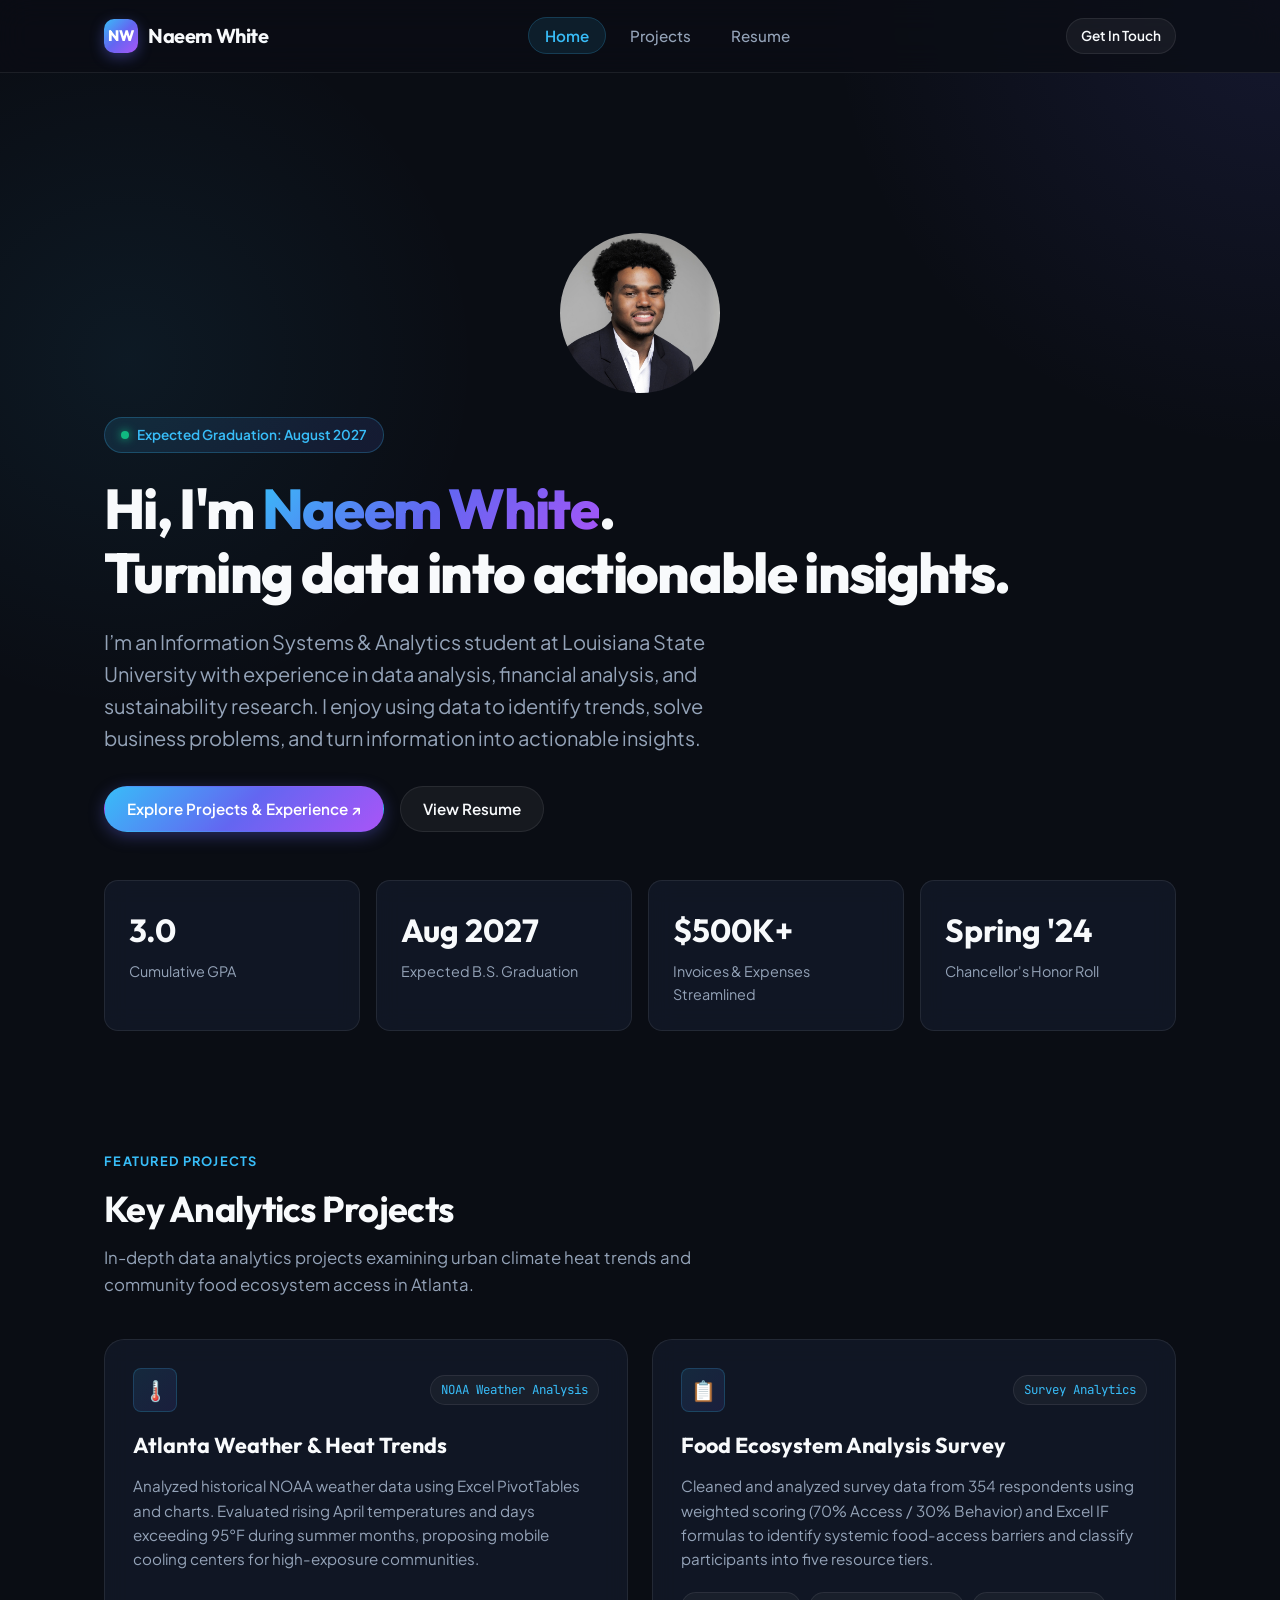
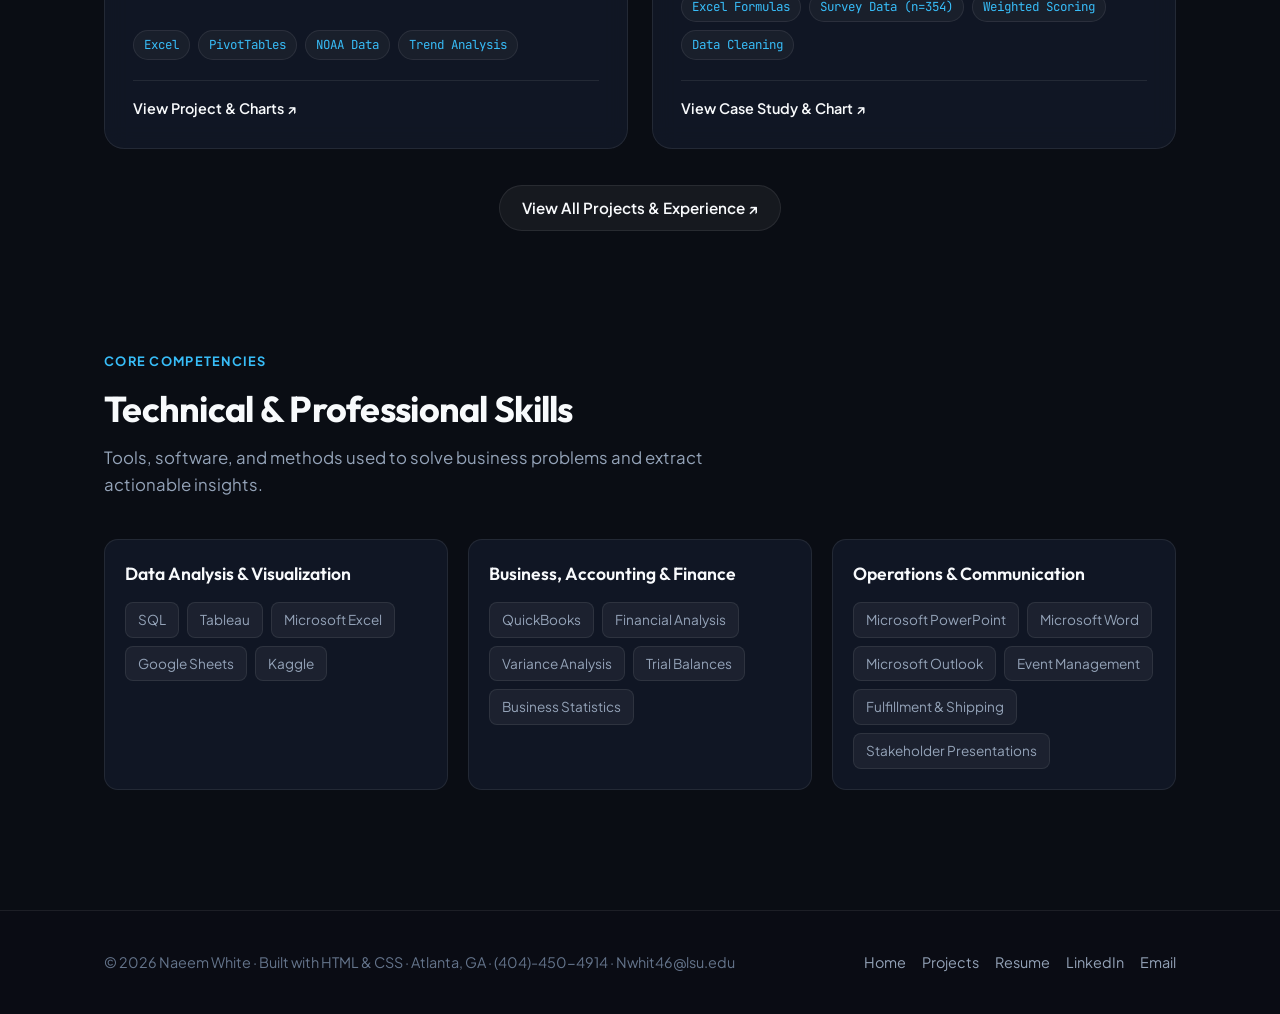
<file: index.html>
<!DOCTYPE html>
<html lang="en">

<head>
  <meta charset="UTF-8">
  <meta name="viewport" content="width=device-width, initial-scale=1.0">
  <meta name="description"
    content="Naeem White - Information Systems & Analytics student at Louisiana State University with experience in finance, data analysis, and sustainability research.">
  <title>Naeem White | Information Systems & Analytics</title>
  <link rel="stylesheet" href="styles.css">
</head>

<body>

  <!-- Navigation Bar -->
  <header class="navbar" id="main-nav">
    <div class="container nav-content">
      <a href="index.html" class="brand-logo" id="brand-link">
        <span class="brand-badge">NW</span>
        <span>Naeem White</span>
      </a>

      <nav aria-label="Main Navigation">
        <ul class="nav-links">
          <li><a href="index.html" class="nav-link active" id="nav-home">Home</a></li>
          <li><a href="project.html" class="nav-link" id="nav-projects">Projects</a></li>
          <li><a href="resume.html" class="nav-link" id="nav-resume">Resume</a></li>
        </ul>
      </nav>

      <div class="nav-cta">
        <a href="mailto:Nwhit46@lsu.edu" class="btn btn-secondary btn-sm" id="nav-contact-btn">Get In Touch</a>
      </div>
    </div>
  </header>

  <!-- Main Content -->
  <main id="main-content">
    <!-- Hero Section -->
    <section class="hero" id="hero-section">
      <section class="hero" id="hero-section">
        <div class="container">

          <div class="hero-profile-photo">
            <img src="images/profile-photo.jpeg" alt="Professional headshot of Naeem White"
              style="width:160px; height:160px; max-width:160px; object-fit:cover; object-position:center top; border-radius:50%;">
          </div>

          <div class="hero-pill">
            <span class="status-dot"></span>
            <span>Expected Graduation: August 2027</span>
          </div>

          <h1 class="hero-title">
            Hi, I'm <span class="gradient-text">Naeem White</span>.<br>
            Turning data into actionable insights.
          </h1>

          <p class="hero-lead">
            I’m an Information Systems & Analytics student at Louisiana State University with experience in data
            analysis,
            financial analysis, and sustainability research. I enjoy using data to identify trends, solve business
            problems,
            and turn information into actionable insights.
          </p>

          <div class="hero-actions">
            <a href="project.html" class="btn btn-primary" id="hero-explore-projects">Explore Projects & Experience
              ↗</a>
            <a href="resume.html" class="btn btn-secondary" id="hero-view-resume">View Resume</a>
          </div>

          <!-- Real Academic & Experience Highlights -->
          <div class="stats-grid" id="stats-overview">
            <div class="stat-card">
              <div class="stat-number">3.0</div>
              <div class="stat-label">Cumulative GPA</div>
            </div>
            <div class="stat-card">
              <div class="stat-number">Aug 2027</div>
              <div class="stat-label">Expected B.S. Graduation</div>
            </div>
            <div class="stat-card">
              <div class="stat-number">$500K+</div>
              <div class="stat-label">Invoices & Expenses Streamlined</div>
            </div>
            <div class="stat-card">
              <div class="stat-number">Spring '24</div>
              <div class="stat-label">Chancellor's Honor Roll</div>
            </div>
          </div>
        </div>
      </section>

      <!-- Featured Projects Section -->
      <section class="section" id="featured-projects">
        <div class="container">
          <div class="section-header">
            <span class="section-tag">Featured Projects</span>
            <h2 class="section-title">Key Analytics Projects</h2>
            <p class="section-desc">In-depth data analytics projects examining urban climate heat trends and community
              food ecosystem access in Atlanta.</p>
          </div>

          <div class="card-grid">
            <!-- Featured Card 1: Atlanta Weather and Heat Trends -->
            <article class="card" id="featured-card-1">
              <div class="card-top">
                <span class="card-icon">🌡️</span>
                <span class="tag">NOAA Weather Analysis</span>
              </div>
              <h3 class="card-title">Atlanta Weather & Heat Trends</h3>
              <p class="card-desc">
                Analyzed historical NOAA weather data using Excel PivotTables and charts. Evaluated rising April
                temperatures and days exceeding 95°F during summer months, proposing mobile cooling centers for
                high-exposure communities.
              </p>
              <div class="tags">
                <span class="tag">Excel</span>
                <span class="tag">PivotTables</span>
                <span class="tag">NOAA Data</span>
                <span class="tag">Trend Analysis</span>
              </div>
              <div class="card-links">
                <a href="project.html#atlanta-heat" class="card-link" id="link-project-1">View Project & Charts ↗</a>
              </div>
            </article>

            <!-- Featured Card 2: Food Ecosystem Survey -->
            <article class="card" id="featured-card-2">
              <div class="card-top">
                <span class="card-icon">📋</span>
                <span class="tag">Survey Analytics</span>
              </div>
              <h3 class="card-title">Food Ecosystem Analysis Survey</h3>
              <p class="card-desc">
                Cleaned and analyzed survey data from 354 respondents using weighted scoring (70% Access / 30% Behavior)
                and Excel IF formulas to identify systemic food-access barriers and classify participants into five
                resource tiers.
              </p>
              <div class="tags">
                <span class="tag">Excel Formulas</span>
                <span class="tag">Survey Data (n=354)</span>
                <span class="tag">Weighted Scoring</span>
                <span class="tag">Data Cleaning</span>
              </div>
              <div class="card-links">
                <a href="project.html#food-ecosystem" class="card-link" id="link-project-2">View Case Study & Chart
                  ↗</a>
              </div>
            </article>
          </div>

          <div style="text-align: center; margin-top: 36px;">
            <a href="project.html" class="btn btn-secondary" id="see-all-projects-btn">View All Projects & Experience
              ↗</a>
          </div>
        </div>
      </section>

      <!-- Skills Section -->
      <section class="section" id="skills-overview">
        <div class="container">
          <div class="section-header">
            <span class="section-tag">Core Competencies</span>
            <h2 class="section-title">Technical & Professional Skills</h2>
            <p class="section-desc">Tools, software, and methods used to solve business problems and extract actionable
              insights.</p>
          </div>

          <div class="skills-grid">
            <div class="skill-category">
              <h3 class="skill-category-title">Data Analysis & Visualization</h3>
              <div class="skill-pill-list">
                <span class="skill-pill">SQL</span>
                <span class="skill-pill">Tableau</span>
                <span class="skill-pill">Microsoft Excel</span>
                <span class="skill-pill">Google Sheets</span>
                <span class="skill-pill">Kaggle</span>
              </div>
            </div>

            <div class="skill-category">
              <h3 class="skill-category-title">Business, Accounting & Finance</h3>
              <div class="skill-pill-list">
                <span class="skill-pill">QuickBooks</span>
                <span class="skill-pill">Financial Analysis</span>
                <span class="skill-pill">Variance Analysis</span>
                <span class="skill-pill">Trial Balances</span>
                <span class="skill-pill">Business Statistics</span>
              </div>
            </div>

            <div class="skill-category">
              <h3 class="skill-category-title">Operations & Communication</h3>
              <div class="skill-pill-list">
                <span class="skill-pill">Microsoft PowerPoint</span>
                <span class="skill-pill">Microsoft Word</span>
                <span class="skill-pill">Microsoft Outlook</span>
                <span class="skill-pill">Event Management</span>
                <span class="skill-pill">Fulfillment & Shipping</span>
                <span class="skill-pill">Stakeholder Presentations</span>
              </div>
            </div>
          </div>
        </div>
      </section>
  </main>

  <!-- Footer -->
  <footer class="footer" id="site-footer">
    <div class="container footer-content">
      <p class="footer-text">© 2026 Naeem White · Built with HTML & CSS · Atlanta, GA · (404)-450-4914 · Nwhit46@lsu.edu
      </p>
      <div class="footer-links">
        <a href="index.html" class="footer-link">Home</a>
        <a href="project.html" class="footer-link">Projects</a>
        <a href="resume.html" class="footer-link">Resume</a>
        <a href="https://www.linkedin.com/in/naeem-white" target="_blank" rel="noopener noreferrer"
          class="footer-link">LinkedIn</a>
        <a href="mailto:Nwhit46@lsu.edu" class="footer-link">Email</a>
      </div>
    </div>
  </footer>

</body>

</html>
</file>
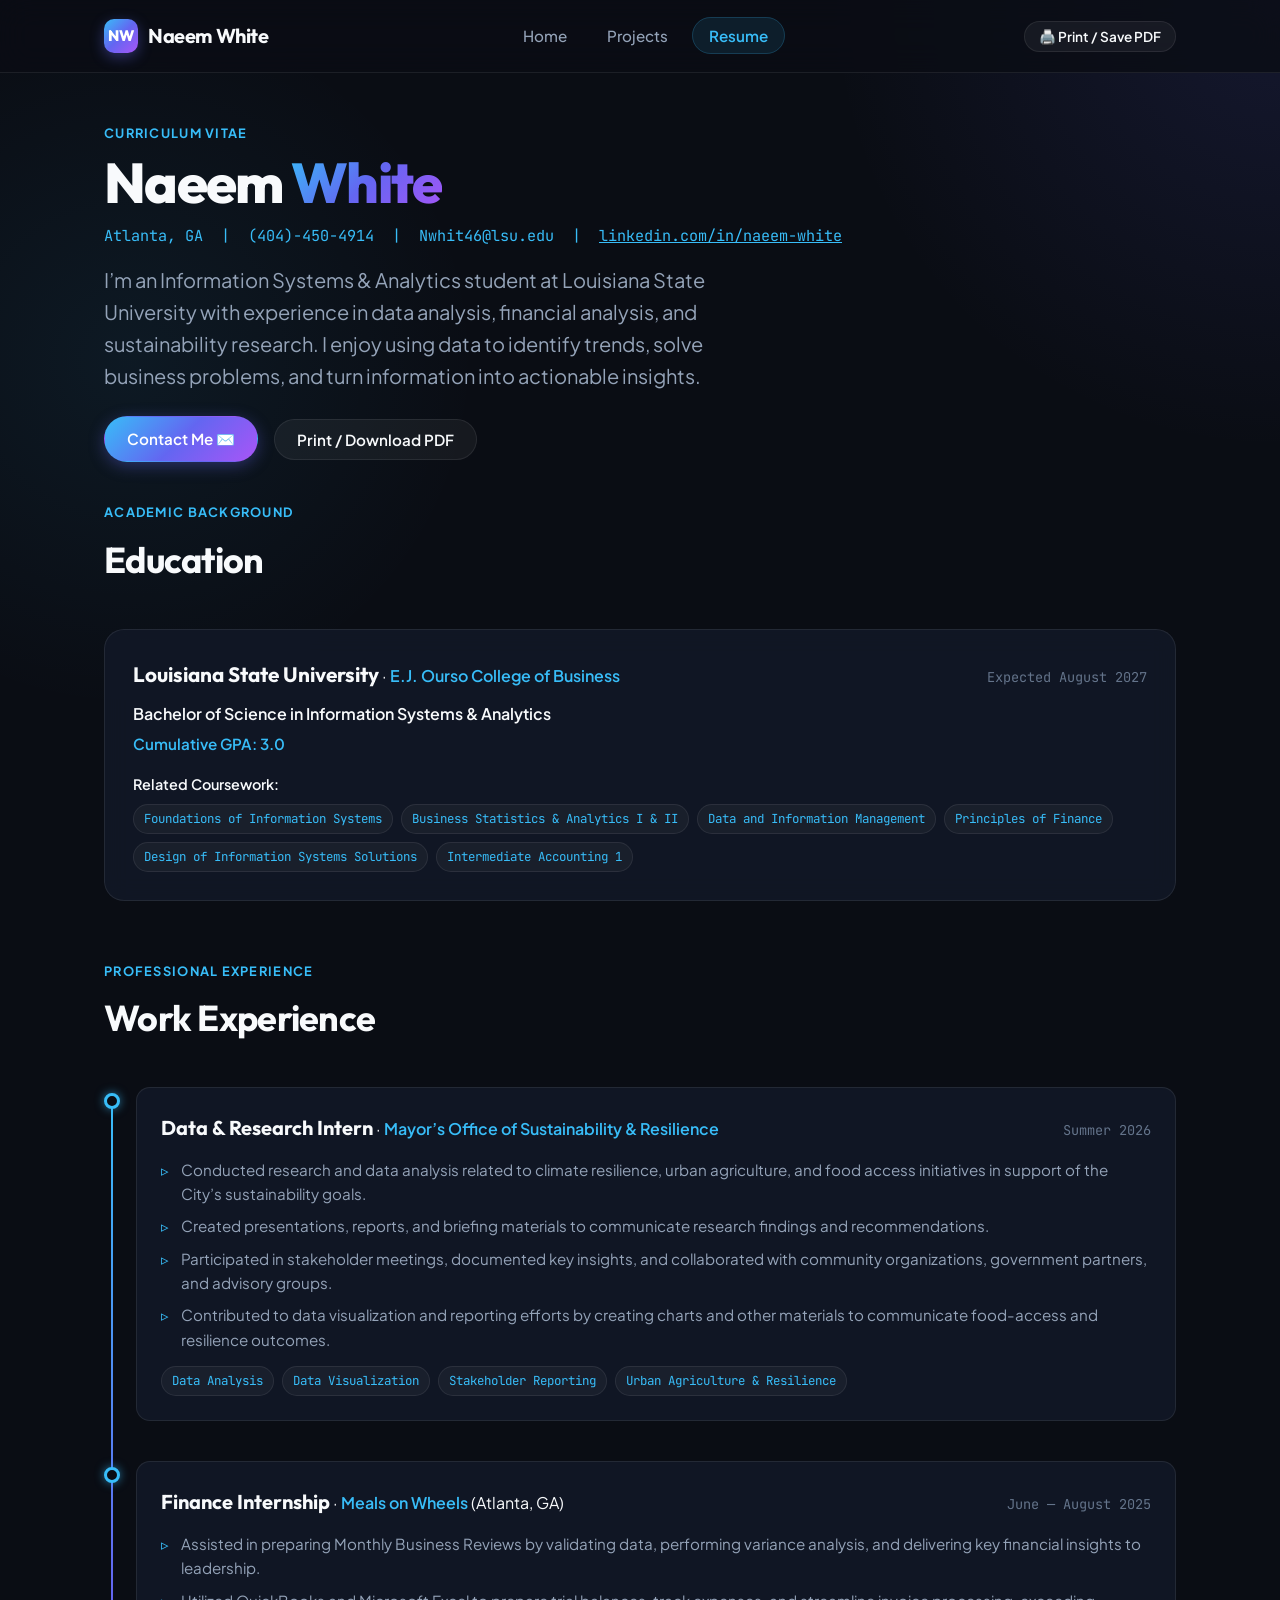
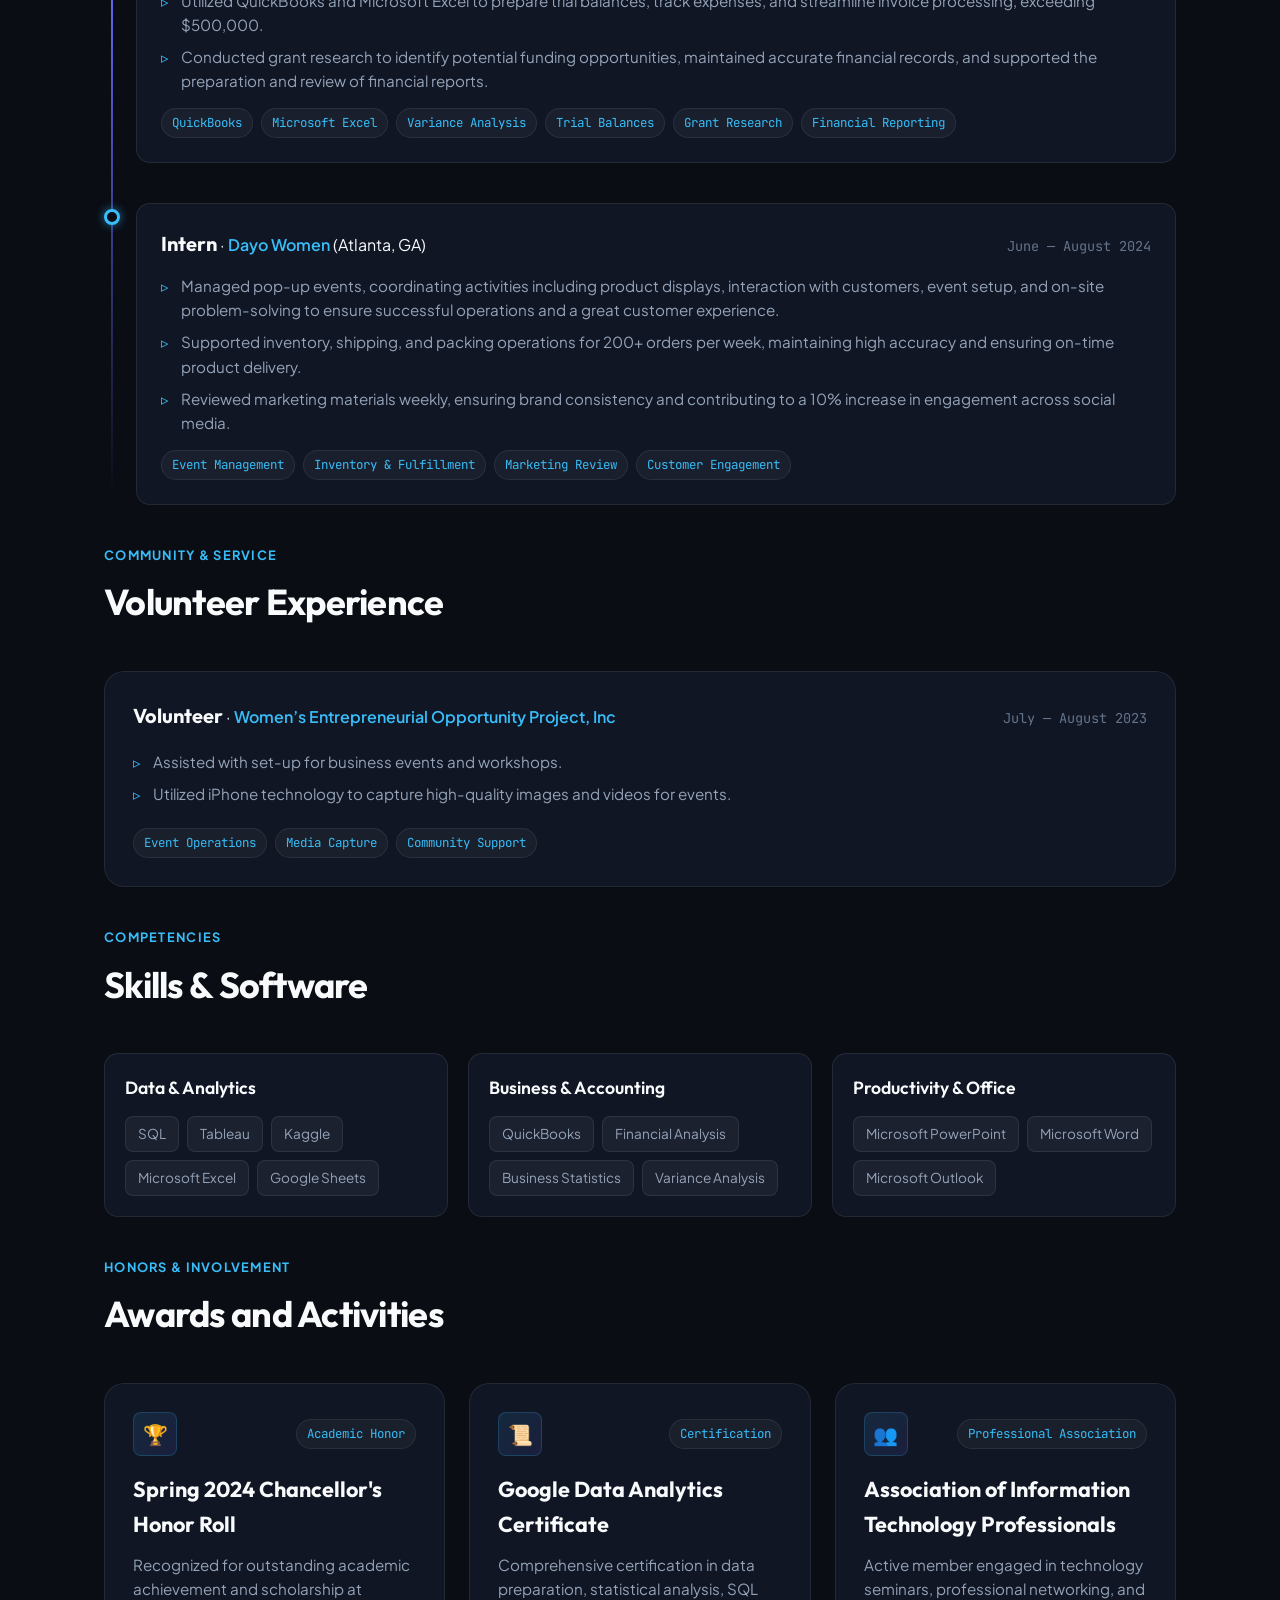
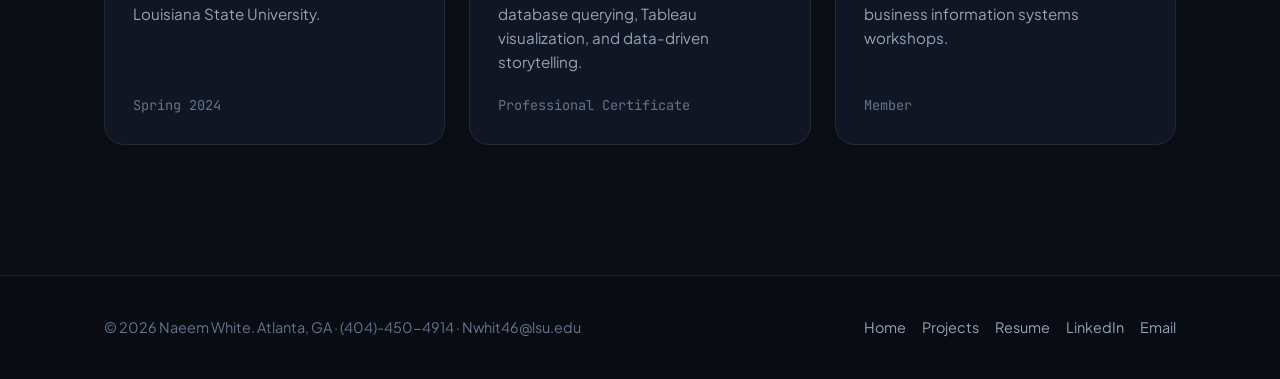
<file: resume.html>
<!DOCTYPE html>
<html lang="en">
<head>
  <meta charset="UTF-8">
  <meta name="viewport" content="width=device-width, initial-scale=1.0">
  <meta name="description" content="Resume of Naeem White - Information Systems & Analytics student at Louisiana State University. Experience in finance, data analysis, sustainability, and operations.">
  <title>Resume | Naeem White</title>
  <link rel="stylesheet" href="styles.css">
</head>
<body>

  <!-- Navigation Bar -->
  <header class="navbar no-print" id="main-nav">
    <div class="container nav-content">
      <a href="index.html" class="brand-logo" id="brand-link">
        <span class="brand-badge">NW</span>
        <span>Naeem White</span>
      </a>

      <nav aria-label="Main Navigation">
        <ul class="nav-links">
          <li><a href="index.html" class="nav-link" id="nav-home">Home</a></li>
          <li><a href="project.html" class="nav-link" id="nav-projects">Projects</a></li>
          <li><a href="resume.html" class="nav-link active" id="nav-resume">Resume</a></li>
        </ul>
      </nav>

      <div class="nav-cta">
        <button onclick="window.print()" class="btn btn-secondary btn-sm" id="btn-print-resume">
          🖨️ Print / Save PDF
        </button>
      </div>
    </div>
  </header>

  <!-- Main Content -->
  <main id="main-content">
    <div class="container" style="padding-top: 50px; padding-bottom: 70px;">
      
      <!-- Resume Header / Summary Card -->
      <section class="section-header" style="margin-bottom: 40px;">
        <span class="section-tag">Curriculum Vitae</span>
        <h1 class="hero-title" style="margin-bottom: 8px;">
          Naeem <span class="gradient-text">White</span>
        </h1>
        <p style="font-family: var(--font-mono); color: var(--accent-cyan); margin-bottom: 16px; font-size: 0.95rem;">
          Atlanta, GA &nbsp;|&nbsp; (404)-450-4914 &nbsp;|&nbsp; <a href="mailto:Nwhit46@lsu.edu" style="color: inherit; text-decoration: none;">Nwhit46@lsu.edu</a> &nbsp;|&nbsp; <a href="https://www.linkedin.com/in/naeem-white" target="_blank" rel="noopener noreferrer" style="color: inherit; text-decoration: underline;">linkedin.com/in/naeem-white</a>
        </p>
        <p class="hero-lead" style="margin-bottom: 24px;">
          I’m an Information Systems & Analytics student at Louisiana State University with experience in data analysis, financial analysis, and sustainability research. I enjoy using data to identify trends, solve business problems, and turn information into actionable insights.
        </p>
        <div class="hero-actions no-print">
          <a href="mailto:Nwhit46@lsu.edu" class="btn btn-primary" id="resume-hire-btn">Contact Me ✉️</a>
          <button onclick="window.print()" class="btn btn-secondary" id="resume-download-btn">Print / Download PDF</button>
        </div>
      </section>

      <!-- Education Section -->
      <section class="section" id="education" style="padding-top: 0; padding-bottom: 40px;">
        <div class="section-header">
          <span class="section-tag">Academic Background</span>
          <h2 class="section-title">Education</h2>
        </div>

        <div class="card" style="margin-bottom: 20px;">
          <div class="timeline-header">
            <div>
              <span class="timeline-role" style="font-size: 1.3rem;">Louisiana State University</span> · 
              <span class="timeline-company">E.J. Ourso College of Business</span>
            </div>
            <span class="timeline-period">Expected August 2027</span>
          </div>
          <p style="font-weight: 600; color: var(--text-primary); margin-top: 4px;">
            Bachelor of Science in Information Systems & Analytics
          </p>
          <p style="color: var(--accent-cyan); font-weight: 600; margin-top: 6px; font-size: 0.95rem;">
            Cumulative GPA: 3.0
          </p>

          <div style="margin-top: 16px;">
            <p style="font-weight: 600; font-size: 0.9rem; color: var(--text-primary); margin-bottom: 8px;">
              Related Coursework:
            </p>
            <div class="tags" style="margin-bottom: 0;">
              <span class="tag">Foundations of Information Systems</span>
              <span class="tag">Business Statistics & Analytics I & II</span>
              <span class="tag">Data and Information Management</span>
              <span class="tag">Principles of Finance</span>
              <span class="tag">Design of Information Systems Solutions</span>
              <span class="tag">Intermediate Accounting 1</span>
            </div>
          </div>
        </div>
      </section>

      <!-- Work Experience -->
      <section class="section" id="work-experience" style="padding-top: 0; padding-bottom: 40px;">
        <div class="section-header">
          <span class="section-tag">Professional Experience</span>
          <h2 class="section-title">Work Experience</h2>
        </div>

        <div class="timeline">
          <!-- Role 1: Mayor's Office -->
          <div class="timeline-item">
            <div class="timeline-marker"></div>
            <div class="timeline-content">
              <div class="timeline-header">
                <div>
                  <span class="timeline-role">Data & Research Intern</span> · 
                  <span class="timeline-company">Mayor’s Office of Sustainability & Resilience</span>
                </div>
                <span class="timeline-period">Summer 2026</span>
              </div>
              <ul class="timeline-list">
                <li>Conducted research and data analysis related to climate resilience, urban agriculture, and food access initiatives in support of the City’s sustainability goals.</li>
                <li>Created presentations, reports, and briefing materials to communicate research findings and recommendations.</li>
                <li>Participated in stakeholder meetings, documented key insights, and collaborated with community organizations, government partners, and advisory groups.</li>
                <li>Contributed to data visualization and reporting efforts by creating charts and other materials to communicate food-access and resilience outcomes.</li>
              </ul>
              <div class="tags" style="margin-top: 14px; margin-bottom: 0;">
                <span class="tag">Data Analysis</span>
                <span class="tag">Data Visualization</span>
                <span class="tag">Stakeholder Reporting</span>
                <span class="tag">Urban Agriculture & Resilience</span>
              </div>
            </div>
          </div>

          <!-- Role 2: Meals on Wheels -->
          <div class="timeline-item">
            <div class="timeline-marker"></div>
            <div class="timeline-content">
              <div class="timeline-header">
                <div>
                  <span class="timeline-role">Finance Internship</span> · 
                  <span class="timeline-company">Meals on Wheels</span> (Atlanta, GA)
                </div>
                <span class="timeline-period">June — August 2025</span>
              </div>
              <ul class="timeline-list">
                <li>Assisted in preparing Monthly Business Reviews by validating data, performing variance analysis, and delivering key financial insights to leadership.</li>
                <li>Utilized QuickBooks and Microsoft Excel to prepare trial balances, track expenses, and streamline invoice processing, exceeding $500,000.</li>
                <li>Conducted grant research to identify potential funding opportunities, maintained accurate financial records, and supported the preparation and review of financial reports.</li>
              </ul>
              <div class="tags" style="margin-top: 14px; margin-bottom: 0;">
                <span class="tag">QuickBooks</span>
                <span class="tag">Microsoft Excel</span>
                <span class="tag">Variance Analysis</span>
                <span class="tag">Trial Balances</span>
                <span class="tag">Grant Research</span>
                <span class="tag">Financial Reporting</span>
              </div>
            </div>
          </div>

          <!-- Role 3: Dayo Women -->
          <div class="timeline-item">
            <div class="timeline-marker"></div>
            <div class="timeline-content">
              <div class="timeline-header">
                <div>
                  <span class="timeline-role">Intern</span> · 
                  <span class="timeline-company">Dayo Women</span> (Atlanta, GA)
                </div>
                <span class="timeline-period">June — August 2024</span>
              </div>
              <ul class="timeline-list">
                <li>Managed pop-up events, coordinating activities including product displays, interaction with customers, event setup, and on-site problem-solving to ensure successful operations and a great customer experience.</li>
                <li>Supported inventory, shipping, and packing operations for 200+ orders per week, maintaining high accuracy and ensuring on-time product delivery.</li>
                <li>Reviewed marketing materials weekly, ensuring brand consistency and contributing to a 10% increase in engagement across social media.</li>
              </ul>
              <div class="tags" style="margin-top: 14px; margin-bottom: 0;">
                <span class="tag">Event Management</span>
                <span class="tag">Inventory & Fulfillment</span>
                <span class="tag">Marketing Review</span>
                <span class="tag">Customer Engagement</span>
              </div>
            </div>
          </div>
        </div>
      </section>

      <!-- Volunteer Experience -->
      <section class="section" id="volunteer-experience" style="padding-top: 0; padding-bottom: 40px;">
        <div class="section-header">
          <span class="section-tag">Community & Service</span>
          <h2 class="section-title">Volunteer Experience</h2>
        </div>

        <div class="card">
          <div class="timeline-header">
            <div>
              <span class="timeline-role">Volunteer</span> · 
              <span class="timeline-company">Women’s Entrepreneurial Opportunity Project, Inc</span>
            </div>
            <span class="timeline-period">July — August 2023</span>
          </div>
          <ul class="timeline-list" style="margin-top: 12px;">
            <li>Assisted with set-up for business events and workshops.</li>
            <li>Utilized iPhone technology to capture high-quality images and videos for events.</li>
          </ul>
          <div class="tags" style="margin-top: 14px; margin-bottom: 0;">
            <span class="tag">Event Operations</span>
            <span class="tag">Media Capture</span>
            <span class="tag">Community Support</span>
          </div>
        </div>
      </section>

      <!-- Skills Section -->
      <section class="section" id="skills" style="padding-top: 0; padding-bottom: 40px;">
        <div class="section-header">
          <span class="section-tag">Competencies</span>
          <h2 class="section-title">Skills & Software</h2>
        </div>

        <div class="skills-grid">
          <div class="skill-category">
            <h3 class="skill-category-title">Data & Analytics</h3>
            <div class="skill-pill-list">
              <span class="skill-pill">SQL</span>
              <span class="skill-pill">Tableau</span>
              <span class="skill-pill">Kaggle</span>
              <span class="skill-pill">Microsoft Excel</span>
              <span class="skill-pill">Google Sheets</span>
            </div>
          </div>

          <div class="skill-category">
            <h3 class="skill-category-title">Business & Accounting</h3>
            <div class="skill-pill-list">
              <span class="skill-pill">QuickBooks</span>
              <span class="skill-pill">Financial Analysis</span>
              <span class="skill-pill">Business Statistics</span>
              <span class="skill-pill">Variance Analysis</span>
            </div>
          </div>

          <div class="skill-category">
            <h3 class="skill-category-title">Productivity & Office</h3>
            <div class="skill-pill-list">
              <span class="skill-pill">Microsoft PowerPoint</span>
              <span class="skill-pill">Microsoft Word</span>
              <span class="skill-pill">Microsoft Outlook</span>
            </div>
          </div>
        </div>
      </section>

      <!-- Awards, Activities & Certifications -->
      <section class="section" id="awards-activities" style="padding-top: 0;">
        <div class="section-header">
          <span class="section-tag">Honors & Involvement</span>
          <h2 class="section-title">Awards and Activities</h2>
        </div>

        <div class="card-grid">
          <div class="card">
            <div class="card-top">
              <span class="card-icon">🏆</span>
              <span class="tag">Academic Honor</span>
            </div>
            <h3 class="card-title">Spring 2024 Chancellor's Honor Roll</h3>
            <p class="card-desc">
              Recognized for outstanding academic achievement and scholarship at Louisiana State University.
            </p>
            <div class="timeline-period">Spring 2024</div>
          </div>

          <div class="card">
            <div class="card-top">
              <span class="card-icon">📜</span>
              <span class="tag">Certification</span>
            </div>
            <h3 class="card-title">Google Data Analytics Certificate</h3>
            <p class="card-desc">
              Comprehensive certification in data preparation, statistical analysis, SQL database querying, Tableau visualization, and data-driven storytelling.
            </p>
            <div class="timeline-period">Professional Certificate</div>
          </div>

          <div class="card">
            <div class="card-top">
              <span class="card-icon">👥</span>
              <span class="tag">Professional Association</span>
            </div>
            <h3 class="card-title">Association of Information Technology Professionals</h3>
            <p class="card-desc">
              Active member engaged in technology seminars, professional networking, and business information systems workshops.
            </p>
            <div class="timeline-period">Member</div>
          </div>
        </div>
      </section>

    </div>
  </main>

  <!-- Footer -->
  <footer class="footer no-print" id="site-footer">
    <div class="container footer-content">
      <p class="footer-text">© 2026 Naeem White. Atlanta, GA · (404)-450-4914 · Nwhit46@lsu.edu</p>
      <div class="footer-links">
        <a href="index.html" class="footer-link">Home</a>
        <a href="project.html" class="footer-link">Projects</a>
        <a href="resume.html" class="footer-link">Resume</a>
        <a href="https://www.linkedin.com/in/naeem-white" target="_blank" rel="noopener noreferrer" class="footer-link">LinkedIn</a>
        <a href="mailto:Nwhit46@lsu.edu" class="footer-link">Email</a>
      </div>
    </div>
  </footer>

</body>
</html>
</file>
<file: styles.css>
@import url('https://fonts.googleapis.com/css2?family=Outfit:wght@400;500;600;700;800&family=Plus+Jakarta+Sans:wght@300;400;500;600;700&family=JetBrains+Mono:wght@400;500&display=swap');

:root {
  /* Color Palette */
  --bg-primary: #0a0d14;
  --bg-secondary: #111622;
  --bg-tertiary: #171f30;
  --bg-card: rgba(19, 26, 42, 0.75);
  --bg-card-hover: rgba(26, 36, 58, 0.85);

  --text-primary: #f8fafc;
  --text-secondary: #94a3b8;
  --text-muted: #64748b;

  --accent-cyan: #38bdf8;
  --accent-indigo: #6366f1;
  --accent-purple: #a855f7;
  --accent-emerald: #10b981;
  --accent-amber: #f59e0b;

  --gradient-primary: linear-gradient(135deg, #38bdf8 0%, #6366f1 50%, #a855f7 100%);
  --gradient-subtle: linear-gradient(135deg, rgba(56, 189, 248, 0.12) 0%, rgba(99, 102, 241, 0.12) 100%);
  --gradient-glow: radial-gradient(circle at 50% 0%, rgba(99, 102, 241, 0.22) 0%, transparent 70%);

  --border-subtle: rgba(255, 255, 255, 0.08);
  --border-hover: rgba(56, 189, 248, 0.35);

  --font-sans: 'Plus Jakarta Sans', -apple-system, BlinkMacSystemFont, 'Segoe UI', Roboto, sans-serif;
  --font-heading: 'Outfit', sans-serif;
  --font-mono: 'JetBrains Mono', monospace;

  --radius-sm: 8px;
  --radius-md: 14px;
  --radius-lg: 20px;
  --radius-full: 9999px;

  --shadow-sm: 0 4px 12px rgba(0, 0, 0, 0.25);
  --shadow-glow: 0 10px 30px -10px rgba(99, 102, 241, 0.3);
  --transition: all 0.25s cubic-bezier(0.4, 0, 0.2, 1);
}

/* Global Reset & Base Styles */
* {
  margin: 0;
  padding: 0;
  box-sizing: border-box;
}

html {
  scroll-behavior: smooth;
}

body {
  font-family: var(--font-sans);
  background-color: var(--bg-primary);
  color: var(--text-primary);
  line-height: 1.6;
  min-height: 100vh;
  display: flex;
  flex-direction: column;
  background-image:
    radial-gradient(circle at top right, rgba(99, 102, 241, 0.12), transparent 450px),
    radial-gradient(circle at 10% 40%, rgba(56, 189, 248, 0.07), transparent 350px);
  background-attachment: fixed;
  overflow-x: hidden;
}

/* Container */
.container {
  width: 100%;
  max-width: 1120px;
  margin: 0 auto;
  padding: 0 24px;
}

/* Navigation */
.navbar {
  position: sticky;
  top: 0;
  z-index: 100;
  backdrop-filter: blur(16px);
  -webkit-backdrop-filter: blur(16px);
  background: rgba(10, 13, 20, 0.8);
  border-bottom: 1px solid var(--border-subtle);
  transition: var(--transition);
}

.nav-content {
  display: flex;
  align-items: center;
  justify-content: space-between;
  height: 72px;
}

.brand-logo {
  display: flex;
  align-items: center;
  gap: 10px;
  text-decoration: none;
  font-family: var(--font-heading);
  font-weight: 700;
  font-size: 1.25rem;
  color: var(--text-primary);
  letter-spacing: -0.02em;
}

.brand-badge {
  display: inline-flex;
  align-items: center;
  justify-content: center;
  width: 34px;
  height: 34px;
  border-radius: 10px;
  background: var(--gradient-primary);
  color: #fff;
  font-weight: 800;
  font-size: 0.95rem;
  box-shadow: 0 4px 14px rgba(99, 102, 241, 0.4);
}

.nav-links {
  display: flex;
  list-style: none;
  gap: 8px;
}

.nav-link {
  text-decoration: none;
  color: var(--text-secondary);
  font-weight: 500;
  font-size: 0.95rem;
  padding: 8px 16px;
  border-radius: var(--radius-full);
  transition: var(--transition);
  position: relative;
}

.nav-link:hover {
  color: var(--text-primary);
  background-color: rgba(255, 255, 255, 0.05);
}

.nav-link.active {
  color: var(--accent-cyan);
  background: rgba(56, 189, 248, 0.1);
  border: 1px solid rgba(56, 189, 248, 0.2);
  font-weight: 600;
}

.nav-cta {
  display: inline-flex;
  align-items: center;
  gap: 8px;
}

/* Buttons */
.btn {
  display: inline-flex;
  align-items: center;
  justify-content: center;
  gap: 8px;
  padding: 10px 22px;
  font-size: 0.95rem;
  font-weight: 600;
  font-family: var(--font-sans);
  border-radius: var(--radius-full);
  text-decoration: none;
  cursor: pointer;
  transition: var(--transition);
  border: 1px solid transparent;
}

.btn-primary {
  background: var(--gradient-primary);
  color: #ffffff;
  box-shadow: 0 4px 16px rgba(99, 102, 241, 0.35);
}

.btn-primary:hover {
  transform: translateY(-2px);
  box-shadow: 0 8px 24px rgba(99, 102, 241, 0.5);
}

.btn-secondary {
  background: rgba(255, 255, 255, 0.05);
  color: var(--text-primary);
  border: 1px solid var(--border-subtle);
}

.btn-secondary:hover {
  background: rgba(255, 255, 255, 0.1);
  border-color: var(--border-hover);
  transform: translateY(-2px);
}

.btn-sm {
  padding: 6px 14px;
  font-size: 0.85rem;
}

/* Hero Section */
.hero {
  padding: 80px 0 60px;
  position: relative;
}

.hero-pill {
  display: inline-flex;
  align-items: center;
  gap: 8px;
  padding: 6px 16px;
  background: var(--gradient-subtle);
  border: 1px solid rgba(56, 189, 248, 0.25);
  border-radius: var(--radius-full);
  font-size: 0.85rem;
  color: var(--accent-cyan);
  font-weight: 600;
  margin-bottom: 24px;
}

.status-dot {
  width: 8px;
  height: 8px;
  background-color: var(--accent-emerald);
  border-radius: 50%;
  box-shadow: 0 0 10px var(--accent-emerald);
  animation: pulse 2s infinite;
}

@keyframes pulse {
  0% {
    transform: scale(0.95);
    box-shadow: 0 0 0 0 rgba(16, 185, 129, 0.7);
  }

  70% {
    transform: scale(1);
    box-shadow: 0 0 0 8px rgba(16, 185, 129, 0);
  }

  100% {
    transform: scale(0.95);
    box-shadow: 0 0 0 0 rgba(16, 185, 129, 0);
  }
}

.hero-title {
  font-family: var(--font-heading);
  font-size: 3.5rem;
  font-weight: 800;
  line-height: 1.15;
  letter-spacing: -0.03em;
  margin-bottom: 20px;
}

.gradient-text {
  background: var(--gradient-primary);
  -webkit-background-clip: text;
  -webkit-text-fill-color: transparent;
}

.hero-lead {
  font-size: 1.25rem;
  color: var(--text-secondary);
  max-width: 680px;
  margin-bottom: 32px;
  font-weight: 400;
}

.hero-actions {
  display: flex;
  flex-wrap: wrap;
  gap: 16px;
  align-items: center;
}

/* Stat Cards / Quick Metrics */
.stats-grid {
  display: grid;
  grid-template-columns: repeat(auto-fit, minmax(200px, 1fr));
  gap: 16px;
  margin-top: 48px;
}

.stat-card {
  background: var(--bg-card);
  border: 1px solid var(--border-subtle);
  border-radius: var(--radius-md);
  padding: 24px;
  backdrop-filter: blur(12px);
  transition: var(--transition);
}

.stat-card:hover {
  border-color: var(--border-hover);
  transform: translateY(-3px);
  background: var(--bg-card-hover);
}

.stat-number {
  font-family: var(--font-heading);
  font-size: 2rem;
  font-weight: 700;
  color: var(--text-primary);
  margin-bottom: 4px;
}

.stat-label {
  font-size: 0.9rem;
  color: var(--text-secondary);
}

/* Section Header */
.section {
  padding: 60px 0;
}

.section-header {
  margin-bottom: 40px;
}

.section-tag {
  text-transform: uppercase;
  font-size: 0.8rem;
  font-weight: 700;
  letter-spacing: 0.1em;
  color: var(--accent-cyan);
  margin-bottom: 8px;
  display: block;
}

.section-title {
  font-family: var(--font-heading);
  font-size: 2.25rem;
  font-weight: 700;
  letter-spacing: -0.02em;
  color: var(--text-primary);
}

.section-desc {
  font-size: 1.05rem;
  color: var(--text-secondary);
  max-width: 600px;
  margin-top: 8px;
}

/* Card Components */
.card-grid {
  display: grid;
  grid-template-columns: repeat(auto-fit, minmax(320px, 1fr));
  gap: 24px;
}

.card {
  background: var(--bg-card);
  border: 1px solid var(--border-subtle);
  border-radius: var(--radius-lg);
  padding: 28px;
  backdrop-filter: blur(12px);
  transition: var(--transition);
  display: flex;
  flex-direction: column;
  position: relative;
  overflow: hidden;
}

.card:hover {
  border-color: var(--border-hover);
  transform: translateY(-4px);
  box-shadow: 0 16px 36px -12px rgba(0, 0, 0, 0.4);
  background: var(--bg-card-hover);
}

.card-top {
  display: flex;
  align-items: center;
  justify-content: space-between;
  margin-bottom: 16px;
}

.card-icon {
  width: 44px;
  height: 44px;
  border-radius: var(--radius-sm);
  background: var(--gradient-subtle);
  border: 1px solid rgba(56, 189, 248, 0.2);
  display: flex;
  align-items: center;
  justify-content: center;
  color: var(--accent-cyan);
  font-size: 1.25rem;
}

.card-title {
  font-family: var(--font-heading);
  font-size: 1.35rem;
  font-weight: 700;
  margin-bottom: 12px;
  color: var(--text-primary);
}

.card-desc {
  font-size: 0.95rem;
  color: var(--text-secondary);
  line-height: 1.6;
  margin-bottom: 20px;
  flex-grow: 1;
}

/* Tech Badges / Tags */
.tags {
  display: flex;
  flex-wrap: wrap;
  gap: 8px;
  margin-bottom: 20px;
}

.tag {
  font-family: var(--font-mono);
  font-size: 0.78rem;
  padding: 4px 10px;
  border-radius: var(--radius-full);
  background: rgba(255, 255, 255, 0.04);
  color: var(--accent-cyan);
  border: 1px solid var(--border-subtle);
}

.card-links {
  display: flex;
  align-items: center;
  gap: 12px;
  padding-top: 16px;
  border-top: 1px solid var(--border-subtle);
}

.card-link {
  color: var(--text-primary);
  text-decoration: none;
  font-size: 0.9rem;
  font-weight: 600;
  display: inline-flex;
  align-items: center;
  gap: 6px;
  transition: var(--transition);
}

.card-link:hover {
  color: var(--accent-cyan);
}

/* Resume Experience Timeline */
.timeline {
  position: relative;
  padding-left: 32px;
}

.timeline::before {
  content: '';
  position: absolute;
  left: 7px;
  top: 8px;
  bottom: 8px;
  width: 2px;
  background: linear-gradient(to bottom, var(--accent-cyan), var(--accent-indigo), transparent);
}

.timeline-item {
  position: relative;
  margin-bottom: 40px;
}

.timeline-item:last-child {
  margin-bottom: 0;
}

.timeline-marker {
  position: absolute;
  left: -32px;
  top: 6px;
  width: 16px;
  height: 16px;
  border-radius: 50%;
  background: var(--bg-primary);
  border: 3px solid var(--accent-cyan);
  box-shadow: 0 0 10px rgba(56, 189, 248, 0.6);
}

.timeline-content {
  background: var(--bg-card);
  border: 1px solid var(--border-subtle);
  border-radius: var(--radius-md);
  padding: 24px;
  transition: var(--transition);
}

.timeline-content:hover {
  border-color: var(--border-hover);
  background: var(--bg-card-hover);
}

.timeline-header {
  display: flex;
  flex-wrap: wrap;
  justify-content: space-between;
  align-items: baseline;
  gap: 8px;
  margin-bottom: 6px;
}

.timeline-role {
  font-family: var(--font-heading);
  font-size: 1.25rem;
  font-weight: 700;
  color: var(--text-primary);
}

.timeline-company {
  color: var(--accent-cyan);
  font-weight: 600;
}

.timeline-period {
  font-family: var(--font-mono);
  font-size: 0.85rem;
  color: var(--text-muted);
}

.timeline-list {
  list-style: none;
  margin-top: 14px;
}

.timeline-list li {
  position: relative;
  padding-left: 20px;
  margin-bottom: 8px;
  font-size: 0.95rem;
  color: var(--text-secondary);
}

.timeline-list li::before {
  content: '▹';
  position: absolute;
  left: 0;
  color: var(--accent-cyan);
}

/* Skills Grid */
.skills-grid {
  display: grid;
  grid-template-columns: repeat(auto-fit, minmax(240px, 1fr));
  gap: 20px;
}

.skill-category {
  background: var(--bg-card);
  border: 1px solid var(--border-subtle);
  border-radius: var(--radius-md);
  padding: 20px;
}

.skill-category-title {
  font-family: var(--font-heading);
  font-size: 1.1rem;
  font-weight: 600;
  margin-bottom: 14px;
  color: var(--text-primary);
  display: flex;
  align-items: center;
  gap: 8px;
}

.skill-pill-list {
  display: flex;
  flex-wrap: wrap;
  gap: 8px;
}

.skill-pill {
  font-size: 0.85rem;
  padding: 6px 12px;
  border-radius: var(--radius-sm);
  background: rgba(255, 255, 255, 0.05);
  color: var(--text-secondary);
  border: 1px solid var(--border-subtle);
  transition: var(--transition);
}

.skill-pill:hover {
  color: var(--accent-cyan);
  border-color: var(--border-hover);
  background: rgba(56, 189, 248, 0.08);
}

/* Footer */
.footer {
  margin-top: auto;
  border-top: 1px solid var(--border-subtle);
  background: rgba(10, 13, 20, 0.9);
  padding: 40px 0;
}

.footer-content {
  display: flex;
  flex-wrap: wrap;
  justify-content: space-between;
  align-items: center;
  gap: 20px;
}

.footer-text {
  color: var(--text-muted);
  font-size: 0.9rem;
}

.footer-links {
  display: flex;
  gap: 16px;
}

.footer-link {
  color: var(--text-secondary);
  text-decoration: none;
  font-size: 0.9rem;
  transition: var(--transition);
}

.footer-link:hover {
  color: var(--accent-cyan);
}

/* Project Media & Gallery */
.project-media-grid {
  display: grid;
  grid-template-columns: repeat(auto-fit, minmax(260px, 1fr));
  gap: 16px;
  margin: 20px 0;
}

.project-chart-card {
  background: rgba(255, 255, 255, 0.03);
  border: 1px solid var(--border-subtle);
  border-radius: var(--radius-md);
  padding: 12px;
  transition: var(--transition);
  text-align: center;
  cursor: pointer;
  position: relative;
  overflow: hidden;
}

.project-chart-card:hover {
  border-color: var(--border-hover);
  transform: translateY(-3px);
  box-shadow: 0 10px 28px rgba(0, 0, 0, 0.4), 0 0 20px rgba(56, 189, 248, 0.15);
}

.project-chart-img {
  width: 100%;
  height: auto;
  border-radius: var(--radius-sm);
  display: block;
  background: #ffffff;
  padding: 4px;
  transition: transform 0.3s cubic-bezier(0.4, 0, 0.2, 1);
  cursor: zoom-in;
}

.project-chart-card:hover .project-chart-img {
  transform: scale(1.02);
}

.project-chart-card::after {
  content: '🔍 Click to expand';
  position: absolute;
  bottom: 38px;
  right: 18px;
  background: rgba(10, 13, 20, 0.85);
  color: var(--accent-cyan);
  font-size: 0.75rem;
  font-weight: 600;
  padding: 4px 10px;
  border-radius: var(--radius-full);
  border: 1px solid rgba(56, 189, 248, 0.3);
  opacity: 0;
  transform: translateY(6px);
  transition: var(--transition);
  pointer-events: none;
  backdrop-filter: blur(8px);
}

.project-chart-card:hover::after {
  opacity: 1;
  transform: translateY(0);
}

.project-chart-caption {
  font-size: 0.82rem;
  color: var(--text-secondary);
  margin-top: 8px;
  font-weight: 500;
}

/* Lightbox Modal Overlay */
.lightbox-modal {
  display: none;
  position: fixed;
  inset: 0;
  z-index: 9999;
  background: rgba(10, 13, 20, 0.92);
  backdrop-filter: blur(14px);
  -webkit-backdrop-filter: blur(14px);
  align-items: center;
  justify-content: center;
  padding: 24px;
  opacity: 0;
  transition: opacity 0.25s cubic-bezier(0.4, 0, 0.2, 1);
}

.lightbox-modal.active {
  display: flex;
  opacity: 1;
}

.lightbox-content {
  position: relative;
  max-width: 92vw;
  max-height: 90vh;
  display: flex;
  flex-direction: column;
  align-items: center;
  transform: scale(0.95);
  transition: transform 0.25s cubic-bezier(0.16, 1, 0.3, 1);
}

.lightbox-modal.active .lightbox-content {
  transform: scale(1);
}

.lightbox-image {
  max-width: 90vw;
  max-height: 78vh;
  width: auto;
  height: auto;
  object-fit: contain;
  border-radius: var(--radius-md);
  box-shadow: 0 25px 60px -10px rgba(0, 0, 0, 0.8), 0 0 35px rgba(56, 189, 248, 0.2);
  border: 1px solid rgba(255, 255, 255, 0.15);
  background: #ffffff;
  padding: 8px;
}

.lightbox-caption {
  margin-top: 14px;
  font-size: 0.95rem;
  color: var(--text-primary);
  text-align: center;
  max-width: 820px;
  background: rgba(19, 26, 42, 0.85);
  border: 1px solid var(--border-subtle);
  padding: 8px 20px;
  border-radius: var(--radius-full);
  backdrop-filter: blur(8px);
}

.lightbox-close {
  position: absolute;
  top: -18px;
  right: -18px;
  width: 40px;
  height: 40px;
  border-radius: 50%;
  background: rgba(17, 22, 34, 0.95);
  border: 1px solid var(--border-hover);
  color: var(--text-primary);
  font-size: 1.4rem;
  line-height: 1;
  display: flex;
  align-items: center;
  justify-content: center;
  cursor: pointer;
  transition: var(--transition);
  box-shadow: 0 4px 14px rgba(0, 0, 0, 0.4);
  z-index: 10;
}

.lightbox-close:hover,
.lightbox-close:focus {
  background: var(--accent-cyan);
  color: #0a0d14;
  transform: scale(1.1);
  outline: none;
}

@media (max-width: 768px) {
  .lightbox-modal {
    padding: 14px;
  }

  .lightbox-image {
    max-width: 95vw;
    max-height: 70vh;
    padding: 4px;
  }

  .lightbox-close {
    top: -14px;
    right: -10px;
    width: 36px;
    height: 36px;
    font-size: 1.2rem;
  }

  .lightbox-caption {
    font-size: 0.82rem;
    padding: 6px 14px;
  }

  .project-chart-card::after {
    display: none;
  }
}

.callout-box {
  background: rgba(56, 189, 248, 0.07);
  border-left: 3px solid var(--accent-cyan);
  border-radius: var(--radius-sm);
  padding: 14px 18px;
  margin: 14px 0;
}

.callout-title {
  font-weight: 700;
  color: var(--accent-cyan);
  font-size: 0.82rem;
  text-transform: uppercase;
  letter-spacing: 0.05em;
  margin-bottom: 4px;
}

.callout-text {
  font-size: 0.95rem;
  color: var(--text-secondary);
  line-height: 1.55;
  margin: 0;
}

/* Responsive */
@media (max-width: 768px) {
  .hero-title {
    font-size: 2.5rem;
  }

  .nav-content {
    flex-direction: column;
    height: auto;
    padding: 16px 0;
    gap: 12px;
  }

  .nav-links {
    flex-wrap: wrap;
    justify-content: center;
  }

  .card-grid {
    grid-template-columns: 1fr;
  }
}


/* Professional Profile Photo */
.hero-profile-photo {
  display: flex;
  justify-content: center;
  margin-bottom: 24px;
}

.hero-profile-photo img {
  width: 160px;
  height: 160px;
  max-width: 160px;
  object-fit: cover;
  object-position: center top;
  border-radius: 50%;
}

/* Print Styles for Resume */
@media print {
  body {
    background: #ffffff !important;
    color: #111827 !important;
  }

  .navbar,
  .footer,
  .btn,
  .no-print {
    display: none !important;
  }

  .container {
    max-width: 100% !important;
    padding: 0 !important;
  }

  .timeline-content,
  .stat-card,
  .skill-category {
    background: transparent !important;
    border: 1px solid #e5e7eb !important;
    box-shadow: none !important;
    color: #111827 !important;
  }

  .timeline-role,
  .brand-logo,
  .section-title,
  .stat-number {
    color: #111827 !important;
  }

  .timeline-company,
  .gradient-text {
    color: #2563eb !important;
    -webkit-text-fill-color: initial !important;
  }

  .timeline-list li,
  .timeline-period,
  .text-secondary {
    color: #4b5563 !important;
  }
}
</file>
